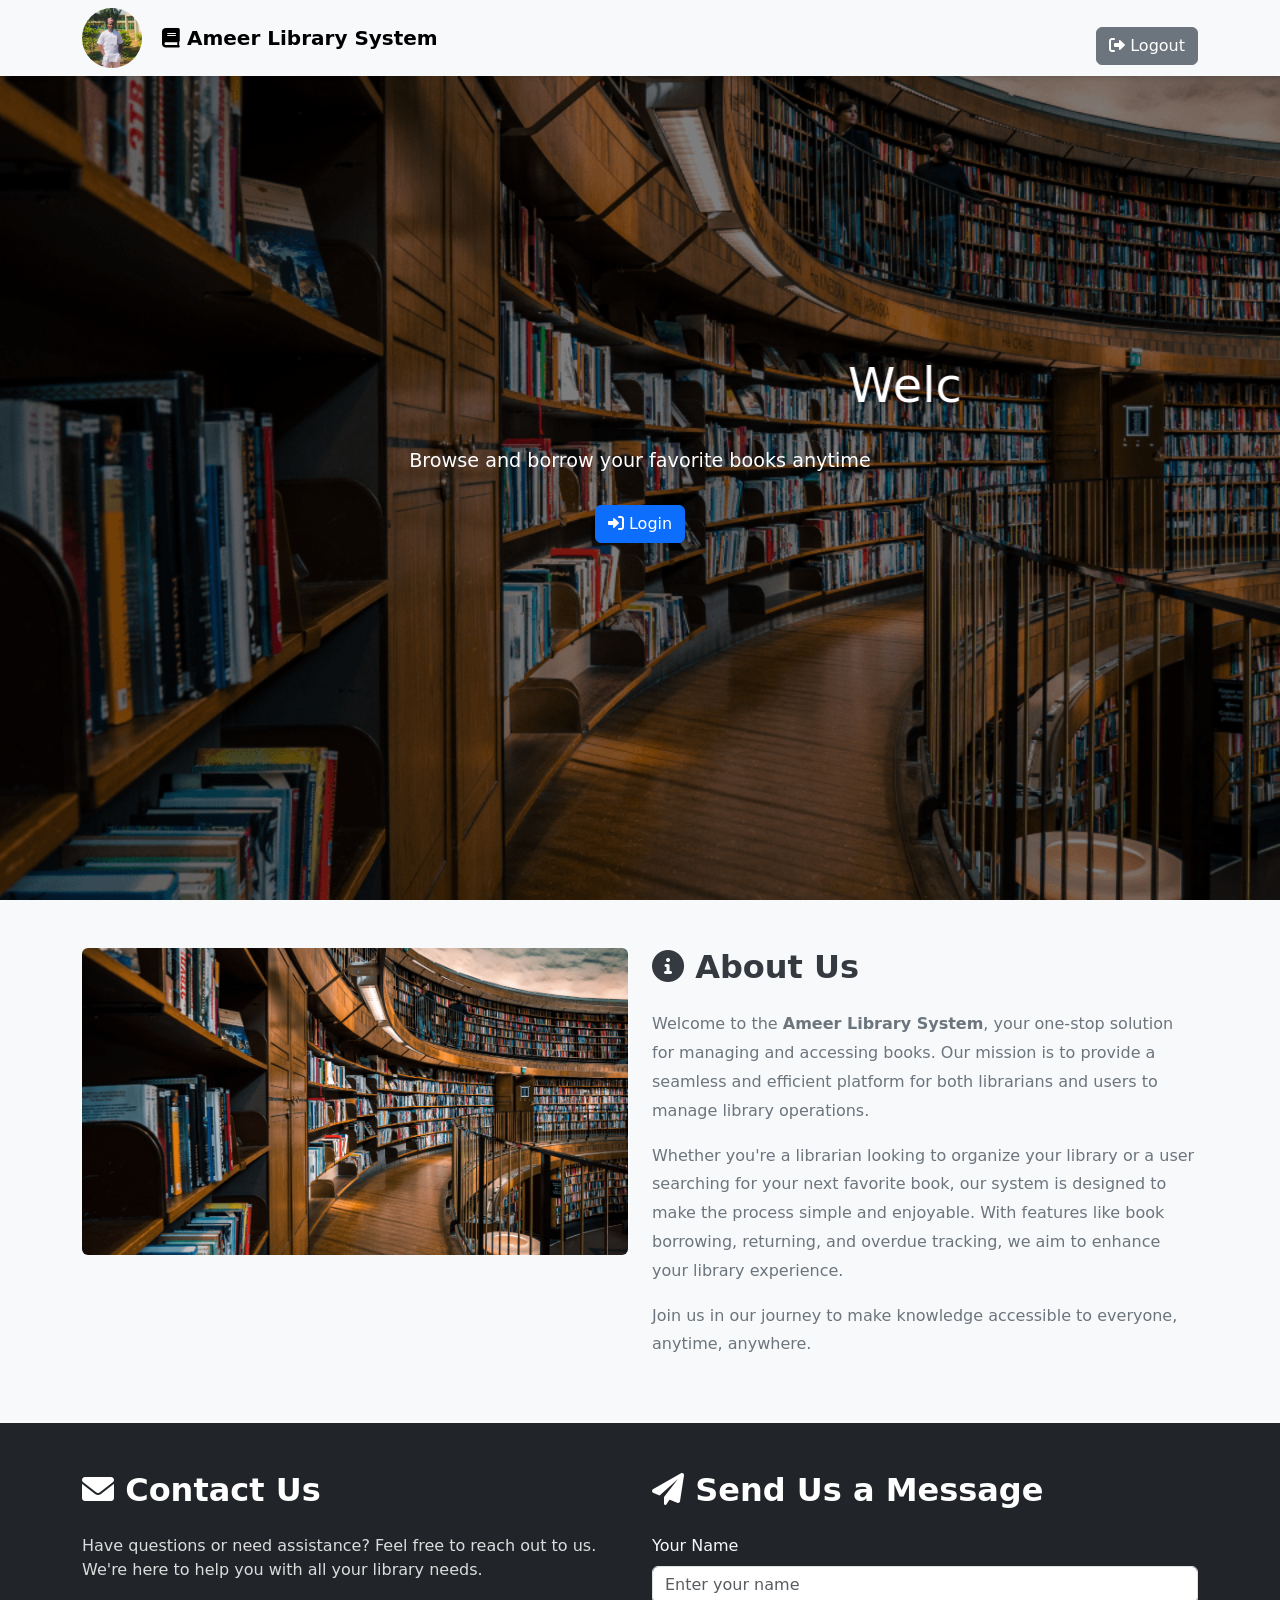
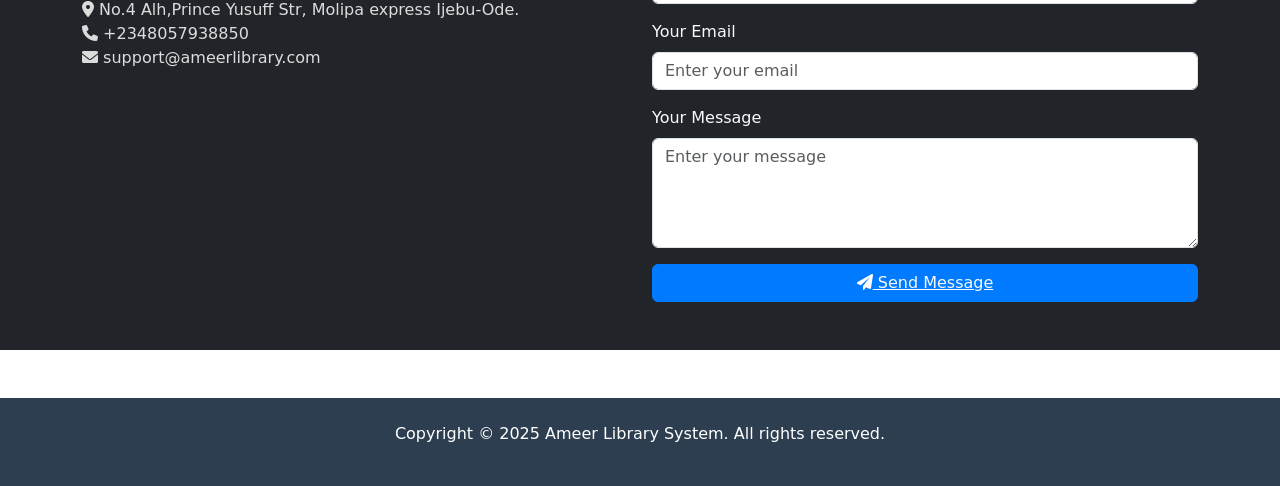
<file: index.html>
<!DOCTYPE html>
<html lang="en">
<head>
    <meta charset="UTF-8">
    <meta name="viewport" content="width=device-width, initial-scale=1.0">
    <title> Library Management System</title>
    <link rel="stylesheet" href="style.css">
    <link href="https://cdn.jsdelivr.net/npm/bootstrap@5.3.3/dist/css/bootstrap.min.css" rel="stylesheet">
    <link href="https://cdnjs.cloudflare.com/ajax/libs/font-awesome/6.0.0-beta3/css/all.min.css" rel="stylesheet">
</head>
<body>
    <section class="main">
        <section class="sub">
    <nav class="navbar navbar-expand-lg navbar-light bg-light fixed-top">
        <div class="container">
            <img src="/image-folder/admin.jpeg" alt="admin" class="quadri">
            <a class="navbar-brand" href="#"><i class="fas fa-book"> </i>  Ameer Library System</a>
            
            <button class="navbar-toggler" type="button" data-bs-toggle="collapse" data-bs-target="#navbarNav" aria-controls="navbarNav" aria-expanded="false" aria-label="Toggle navigation">
                <span class="navbar-toggler-icon"></span>
            </button>
            <div class="collapse navbar-collapse justify-content-end" id="navbarNav">
                <ul class="navbar-nav">
                    <li class="nav-item">
                        
                           
                        
                        
                    </li>
                    <button class="btn btn-secondary mt-3" id="logoutButton"><i class="fas fa-sign-out-alt"></i> Logout</button>
                </ul>
            </div>
        </div>
    </nav>

    <div class="hero-section" id="heroSection">
        <div class="hero-overlay"></div>
        <div class="hero-content">
            <h1><marquee behavior="" direction="">Welcome to Ameer Library</marquee></h1>
            <p>Browse and borrow your favorite books anytime</p>
            <div>
                <a href="#" class="btn btn-login btn-primary" data-bs-toggle="modal" data-bs-target="#loginModal"><i class="fas fa-sign-in-alt"></i> Login</a>
            </div>
        </div>
    </div>

    <div class="modal fade" id="loginModal" tabindex="-1" aria-labelledby="loginModalLabel" aria-hidden="true">
        <div class="modal-dialog">
            <div class="modal-content">
                <div class="modal-header">
                    <h5 class="modal-title" id="loginModalLabel"><i class="fas fa-sign-in-alt"></i> Login</h5>
                    <button type="button" class="btn-close" data-bs-dismiss="modal" aria-label="Close"></button>
                </div>
                <div class="modal-body">
                    <form id="loginForm">
                        <div class="mb-3">
                            <label for="loginUsername" class="form-label">Username</label>
                            <input type="text" id="loginUsername" class="form-control" >
                        </div>
                        <div class="mb-3">
                            <label for="loginPassword" class="form-label">Password</label>
                            <input type="password" id="loginPassword" class="form-control" >
                        </div>
                        <div class="mb-3">
                            <label for="loginRole" class="form-label">Role</label>
                            <select class="form-select" id="loginRole">
                                <option value="user">User</option>
                                <option value="librarian">Librarian</option>
                            </select>
                        </div>
                        <button type="submit" class="btn btn-primary w-100"><i class="fas fa-sign-in-alt"></i> Login</button>
                    </form>
                    <p id="loginError" class="text-danger text-center mt-2" style="display: none;"></p>
                    <p class="text-center mt-3">
                        Don't have an account? <a href="#" data-bs-toggle="modal" data-bs-target="#registerModal" data-bs-dismiss="modal">Register here</a>
                    </p>
                </div>
            </div>
        </div>
    </div>

    <div class="modal fade" id="registerModal" tabindex="-1" aria-labelledby="registerModalLabel" aria-hidden="true">
        <div class="modal-dialog">
            <div class="modal-content">
                <div class="modal-header">
                    <h5 class="modal-title" id="registerModalLabel">Register</h5>
                    <button type="button" class="btn-close" data-bs-dismiss="modal" aria-label="Close"></button>
                </div>
                <div class="modal-body">
                    <form id="registerForm">
                        <div class="mb-3">
                            <label for="registerUsername" class="form-label">Username</label>
                            <input type="text" id="registerUsername" class="form-control" >
                        </div>
                        <div class="mb-3">
                            <label for="registerPassword" class="form-label">Password</label>
                            <input type="password" id="registerPassword" class="form-control" >
                        </div>
                        <button type="submit" class="btn btn-success w-100">Register</button>
                    </form>
                    <p id="registerError" class="text-danger text-center mt-2" style="display: none;"></p>
                    <p class="text-center mt-3">
                        Already have an account? <a href="#" data-bs-toggle="modal" data-bs-target="#loginModal" data-bs-dismiss="modal">Login here</a>
                    </p>
                </div>
            </div>
        </div>
    </div>

    <div class="dashboard-container" id="dashboardSection">
        <h2 id="welcomeMessage"></h2>
        <div id="alertContainer" style="margin-top: 20px;"></div>

        <input id="searchInput" type="text" placeholder=" Search by title, author, or genre">
        <button id="searchButton" ><i class="fas fa-search"></i> Search</button>
        <button id="clearSearch"><i class="fas fa-times"></i> Clear Search</button>

        <div id="userDashboard" style="display: none;">
            <h3> <i class="fas fa-book">  </i>  Your Library</h3>
            <div id="userBookList" class="mb-4 p-4 "></div>

            <h3 id="myBorrowedBooks" style="margin-top: 30px;"><i class="fas fa-book"> </i>My Borrowed Books</h3>
            <div id="borrowedBooksList" class="row mt-3"></div>
        </div>

        <div id="librarianDashboard" style="display: none;">
            <h3 ><i class="fas fa-tools"></i>  Manage Library</h3>
            <form id="addBookForm" class="mb-4">
                <div class="row g-3">
                    <div class="col-md-3">
                        <input type="text" id="bookTitle" class="form-control" placeholder="Title" >
                    </div>
                    <div class="col-md-3">
                        <input type="text" id="bookAuthor" class="form-control" placeholder="Author" >
                    </div>
                    <div class="col-md-3">
                        <input type="text" id="bookGenre" class="form-control" placeholder="Genre" >
                    </div>
                    <div class="col-md-3">
                        <input type="text" id="bookCover" class="form-control" placeholder="Cover Image URL" >
                    </div>
                    <label for="dueDate" class="form-label">Due Date</label>
                    <div class="col-md-12">
                        <button type="submit" class="btn btn-primary"><i class="fas fa-plus"></i> Add Book</button>
                    </div>
                </div>
            </form>
            <div id="librarianBookList"></div>
        </div>

        <!-- <div>Borrowed Books</div> -->
        <!-- <h3 style="margin-top: 30px;">Borrowed Books</h3> -->
        <div id="librarianBorrowedBooks" class="row ">
            <div id="borrowedBooksListForLibrarian" ></div>
          </div>

          
        </section>
        <!-- About Us Section -->
<section id="aboutUs" class="about-us-section py-5 bg-light">
    <div class="container">
        <div class="row">
            <div class="col-md-6">
                <img src="/image-folder/Most_Beautiful_Libraries.webp" alt="Library Image" class="img-fluid rounded">
            </div>
            <div class="col-md-6">
                <h2 class="mb-4"><i class="fas fa-info-circle"></i> About Us</h2>
                <p>
                    Welcome to the <strong>Ameer Library System</strong>, your one-stop solution for managing and accessing books. 
                    Our mission is to provide a seamless and efficient platform for both librarians and users to manage library operations.
                </p>
                <p>
                    Whether you're a librarian looking to organize your library or a user searching for your next favorite book, 
                    our system is designed to make the process simple and enjoyable. With features like book borrowing, returning, 
                    and overdue tracking, we aim to enhance your library experience.
                </p>
                <p>
                    Join us in our journey to make knowledge accessible to everyone, anytime, anywhere.
                </p>
                
            </div>
        </div>
    </div>
</section>

<section id="contactUs" class="contact-us-section py-5 bg-dark text-light">
    <div class="container">
        <div class="row">
            <div class="col-md-6">
                <h2 class="mb-4"><i class="fas fa-envelope"></i> Contact Us</h2>
                <p>
                    Have questions or need assistance? Feel free to reach out to us. We're here to help you with all your library needs.
                </p>
                <ul class="list-unstyled">
                    <li><i class="fas fa-map-marker-alt"></i> No.4 Alh,Prince Yusuff Str, Molipa express Ijebu-Ode.</li>

                    <li><i class="fas fa-phone"></i> +2348057938850</li>
                    <li><i class="fas fa-envelope"></i> support@ameerlibrary.com</li>
                </ul>
            </div>
            <div class="col-md-6">
                <h2 class="mb-4"><i class="fas fa-paper-plane"></i> Send Us a Message</h2>
                <form id="contactForm">
                    <div class="mb-3">
                        <label for="contactName" class="form-label">Your Name</label>
                        <input type="text" id="contactName" class="form-control" placeholder="Enter your name" required>
                    </div>
                    <div class="mb-3">
                        <label for="contactEmail" class="form-label">Your Email</label>
                        <input type="email" id="contactEmail" class="form-control" placeholder="Enter your email" required>
                    </div>
                    <div class="mb-3">
                        <label for="contactMessage" class="form-label">Your Message</label>
                        <textarea id="contactMessage" class="form-control" rows="4" placeholder="Enter your message" required></textarea>
                    </div>
                    <button type="submit" class="btn btn-primary w-100"><i class="fas fa-paper-plane"></i><a href="https://x.com/Ayomidespenz?t=_Qndr_kOx6Nuhd0ka1VTfw&s=09" class="text-light">  Send Message</a> </button>
                </form>
            </div>
        </div>
    </div>
</section>



        <footer class="footer mt-5">
            <div class="container text-center py-4">
                <p>Copyright &copy; 2025 Ameer Library System. All rights reserved.</p>
            </div>
        </footer>
    </section>
    <script src="https://cdn.jsdelivr.net/npm/bootstrap@5.3.3/dist/js/bootstrap.bundle.min.js"></script>
    <script src="script.js"></script></body>
</html>
</file>
<file: style.css>
* {
  margin: 0;
  padding: 0;
  box-sizing: border-box;
}

body {
  font-family: "Arial", sans-serif;
  line-height: 1.6;
  background-color: #f4f4f4;
  color: #333;
}

.footer {
  background-color: #2c3e50;
  color: white;
}
.about-us-section {
  background-color: #f8f9fa;
}

.about-us-section h2 {
  color: #343a40;
  font-weight: bold;
}

.about-us-section p {
  color: #6c757d;
  line-height: 1.8;
}

.about-us-section .btn-primary {
  background-color: #007bff;
  border-color: #007bff;
}

.about-us-section .btn-primary:hover {
  background-color: #0056b3;
  border-color: #0056b3;
}

.contact-us-section {
  background-color: #343a40;
  color: #ffffff;
}

.contact-us-section h2 {
  color: #ffffff;
  font-weight: bold;
}

.contact-us-section p,
.contact-us-section ul li {
  color: #dcdcdc;
}

.contact-us-section .btn-primary {
  background-color: #007bff;
  border-color: #007bff;
}

.contact-us-section .btn-primary:hover {
  background-color: #0056b3;
  border-color: #0056b3;
}

.navbar {
  box-shadow: 0 2px 4px rgba(0, 0, 0, 0.1);
  background-color: #ffffff67;
}
.quadri {
  width: 60px;
  border-radius: 50%;
  margin-right: 20px;
}

.navbar-brand {
  font-size: 1.5rem;
  font-weight: bold;
  color: #2c3e50;
}

.navbar-nav .nav-link {
  color: #2c3e50;
  font-size: 1rem;
  margin-left: 15px;
  transition: color 0.3s ease;
}

.navbar-nav .nav-link:hover {
  color: #007bff;
}

#logoutButton {
  margin-left: 15px;
}


.hero-section {
  position: relative;
  width: 100%;
  height: 100vh;
  background: url(/image-folder/Most_Beautiful_Libraries.webp) no-repeat center
    center/cover;
  display: flex;
  align-items: center;
  justify-content: center;
  text-align: center;
  color: #fff;
}

.hero-overlay {
  position: absolute;
  top: 0;
  left: 0;
  width: 100%;
  height: 100%;
  background: rgba(0, 0, 0, 0.5);
  z-index: 1;
}

.hero-content {
  position: relative;
  z-index: 2;
  padding: 20px;
}

.hero-content h1 {
  font-size: 3rem;
  margin-bottom: 20px;
  text-shadow: 2px 2px 4px rgba(0, 0, 0, 0.5);
}

.hero-content p {
  font-size: 1.2rem;
  margin-bottom: 30px;
  max-width: 600px;
  margin-left: auto;
  margin-right: auto;
}

.btn-login {
  font-size: 1.1rem;
  padding: 10px 20px;
  margin: 0 10px;
  border-radius: 5px;
  transition: background-color 0.3s ease, transform 0.2s ease;
}

.btn-user {
  background-color: #28a745;
  border-color: #28a745;
}

.btn-librarian {
  background-color: #007bff;
  border-color: #007bff;
}

.btn-login:hover {
  transform: scale(1.05);
}


.modal-content {
  border-radius: 10px;
  box-shadow: 0 4px 10px rgba(0, 0, 0, 0.2);
}

.modal-header {
  background-color: #2c3e50;
  color: #fff;
  border-top-left-radius: 10px;
  border-top-right-radius: 10px;
}

.modal-title {
  font-size: 1.5rem;
}

.form-control {
  border-radius: 5px;
  font-size: 1rem;
}

.btn-primary {
  background-color: #2c3e50;
  border-color: #2c3e50;
  transition: background-color 0.3s ease;
}

.btn-primary:hover {
  background-color: #34495e;
  border-color: #34495e;
}


.dashboard-container {
  max-width: 1200px;
  margin: 80px auto 40px;
  padding: 20px;
  background-color: #fff;
  border-radius: 10px;
  box-shadow: 0 4px 10px rgba(0, 0, 0, 0.1);
}

#welcomeMessage {
  font-size: 2rem;
  color: #2c3e50;
  margin-bottom: 20px;
  text-align: center;
}


#searchInput {
  width: 100%;
  max-width: 600px;
  padding: 10px;
  font-size: 1rem;
  border: 1px solid #ccc;
  border-radius: 5px;
  margin: 20px auto;
  display: block;
}

#searchButton,
#clearSearch {
  padding: 10px 20px;
  font-size: 1rem;
  border-radius: 5px;
  margin: 0 5px;
  transition: background-color 0.3s ease;
}

#searchButton {
  background-color: #3b6796;
  border: none;
  margin-left: 75%;
  color: #fff;
}

#searchButton:hover {
  background-color: #0056b3;
}

#clearSearch {
  background-color: #6c757d;
  border: none;
  color: #fff;
}

#clearSearch:hover {
  background-color: #5a6268;
}

.book-card {
  background-color: #fff;
  border: 1px solid #ddd;
  border-radius: 10px;
  padding: 15px;
  margin-bottom: 20px;
  display: flex;
  flex-direction: column;
  align-items: center;
  text-align: center;
  box-shadow: 0 2px 5px rgba(0, 0, 0, 0.1);
  transition: transform 0.3s ease;
}

.book-card:hover {
  transform: translateY(-5px);
}

.book-card img {
  max-width: 150px;
  height: auto;
  border-radius: 5px;
  margin-bottom: 10px;
}

.book-info {
  flex-grow: 1;
}

.book-info strong {
  font-size: 1.2rem;
  color: #2c3e50;
}

.book-info p {
  margin: 5px 0;
  color: #555;
}

.badge {
  font-size: 0.9rem;
  padding: 5px 10px;
  border-radius: 5px;
}

.book-actions .btn {
  font-size: 0.9rem;
  padding: 5px 15px;
  border-radius: 5px;
}

.not-available {
  opacity: 0.7;
}

#userBookList,
#borrowedBooksList {
  display: grid;
  grid-template-columns: repeat(auto-fit, minmax(250px, 1fr));
  gap: 20px;
}

#myBorrowedBooks {
  font-size: 1.5rem;
  color: #2c3e50;
  margin-top: 40px;
  margin-bottom: 20px;
}


#librarianDashboard h3 {
  font-size: 1.8rem;
  color: #2c3e50;
  margin-bottom: 20px;
}

#addBookForm {
  background-color: #f8f9fa;
  padding: 20px;
  border-radius: 10px;
  margin-bottom: 30px;
}

#addBookForm .form-control {
  font-size: 0.9rem;
}

#librarianBookList {
  display: grid;
  grid-template-columns: repeat(auto-fit, minmax(250px, 1fr));
  gap: 20px;
}


@media (max-width: 768px) {
  .hero-content h1 {
    font-size: 2rem;
  }

  .hero-content p {
    font-size: 1rem;
  }

  .btn-login {
    font-size: 1rem;
    padding: 8px 15px;
    margin: 5px;
  }

  .dashboard-container {
    margin: 60px 20px 20px;
    padding: 15px;
  }

  #welcomeMessage {
    font-size: 1.5rem;
  }

  #searchInput {
    max-width: 100%;
  }

  #searchButton,
  #clearSearch {
    width: 100%;
    margin: 5px 0;
  }

  #userBookList,
  #borrowedBooksList,
  #librarianBookList {
    grid-template-columns: 1fr;
  }

  .book-card img {
    max-width: 120px;
  }

  #addBookForm .row {
    flex-direction: column;
  }

  #addBookForm .col-md-3,
  #addBookForm .col-md-12 {
    width: 100%;
    margin-bottom: 10px;
  }
}

@media (max-width: 576px) {
  .navbar-brand {
    font-size: 1.2rem;
  }

  .navbar-nav .nav-link {
    font-size: 0.9rem;
    margin-left: 10px;
  }

  .hero-content h1 {
    font-size: 1.5rem;
  }

  .hero-content p {
    font-size: 0.9rem;
  }

  .modal-title {
    font-size: 1.2rem;
  }

  .book-info strong {
    font-size: 1rem;
  }

  .book-info p {
    font-size: 0.9rem;
  }
}
</file>
